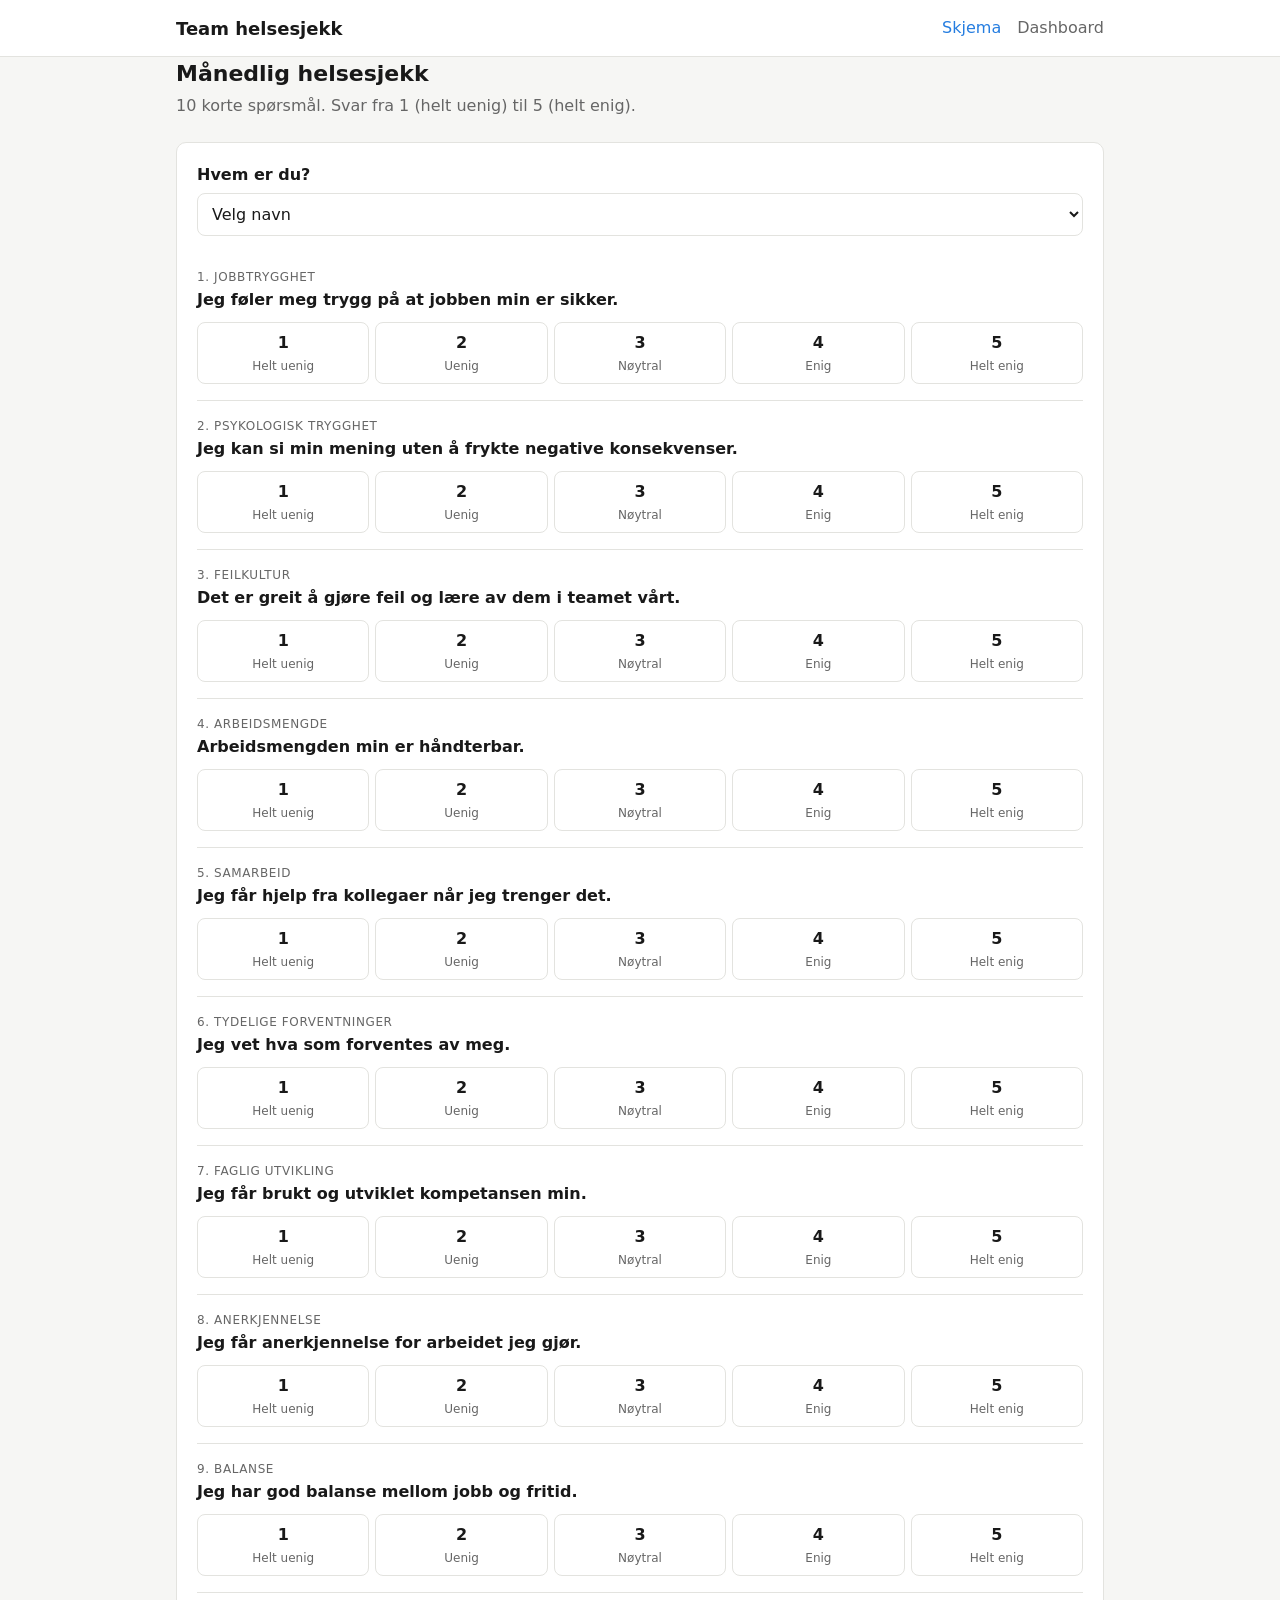
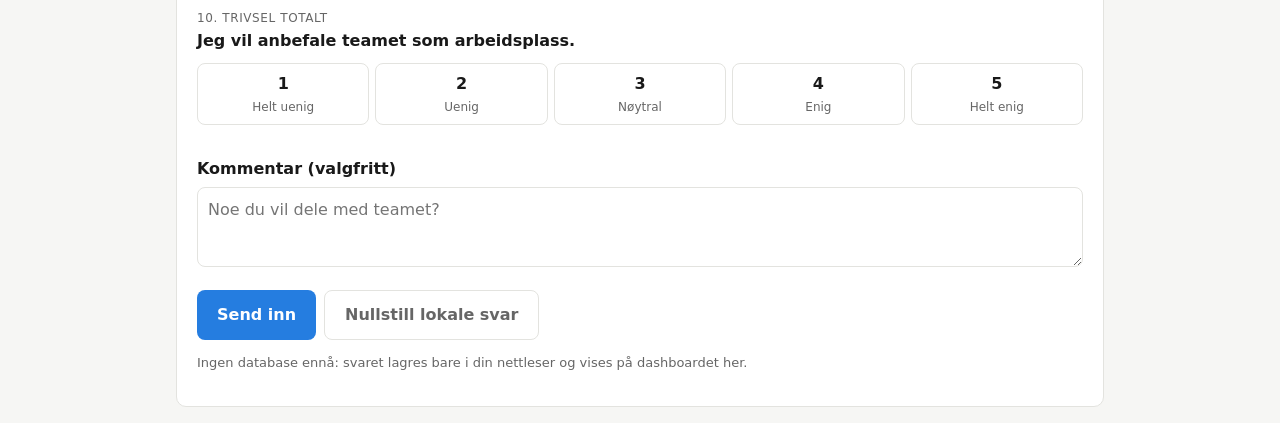
<file: index.html>
<!doctype html>
<html lang="no">
<head>
  <meta charset="utf-8">
  <meta name="viewport" content="width=device-width, initial-scale=1">
  <title>Team helsesjekk</title>
  <link rel="stylesheet" href="style.css">
</head>
<body>
  <header>
    <div class="wrap">
      <h1>Team helsesjekk</h1>
      <nav><a href="index.html" class="active">Skjema</a><a href="dashboard.html">Dashboard</a></nav>
    </div>
  </header>
  <main class="wrap">
    <h2>Månedlig helsesjekk</h2>
    <p class="lead">10 korte spørsmål. Svar fra 1 (helt uenig) til 5 (helt enig).</p>

    <form id="form" class="card">
      <label class="field" for="navn">Hvem er du?</label>
      <select id="navn" required>
        <option value="">Velg navn</option>
      </select>
      <div id="questions" style="margin-top:16px"></div>
      <label class="field" for="kommentar" style="margin-top:16px">Kommentar (valgfritt)</label>
      <textarea id="kommentar" placeholder="Noe du vil dele med teamet?"></textarea>
      <div style="margin-top:16px; display:flex; gap:8px; flex-wrap:wrap">
        <button type="submit">Send inn</button>
        <button type="button" class="secondary" id="nullstill">Nullstill lokale svar</button>
      </div>
      <div class="msg" id="msg"></div>
      <p class="note">Ingen database ennå: svaret lagres bare i din nettleser og vises på dashboardet her.</p>
    </form>
  </main>

  <script src="data.js"></script>
  <script>
    const sel = document.getElementById("navn");
    PEOPLE.forEach(p => sel.add(new Option(p, p)));

    const qBox = document.getElementById("questions");
    QUESTIONS.forEach((q, i) => {
      const div = document.createElement("div");
      div.className = "q";
      div.innerHTML = `<div class="tema">${i + 1}. ${q.tema}</div><div class="tekst">${q.tekst}</div>
        <div class="scale">${SCALE.map((s, v) => `
          <input type="radio" name="${q.id}" id="${q.id}-${v + 1}" value="${v + 1}" required>
          <label for="${q.id}-${v + 1}"><b>${v + 1}</b>${s}</label>`).join("")}
        </div>`;
      qBox.appendChild(div);
    });

    const msg = document.getElementById("msg");
    document.getElementById("form").addEventListener("submit", e => {
      e.preventDefault();
      const svar = QUESTIONS.map(q => Number(document.querySelector(`input[name="${q.id}"]:checked`).value));
      const ok = saveAnswer(sel.value, svar, document.getElementById("kommentar").value.trim());
      const snitt = (svar.reduce((a, b) => a + b, 0) / svar.length).toFixed(1);
      msg.innerHTML = ok
        ? `Takk, ${sel.value}! Snittet ditt er ${snitt}. <a href="dashboard.html">Se dashboardet</a>.`
        : `Takk, ${sel.value}! (Nettleseren tillater ikke lagring, så svaret vises ikke på dashboardet.)`;
      msg.classList.add("show");
      e.target.reset();
    });
    document.getElementById("nullstill").addEventListener("click", () => {
      resetLocal();
      msg.textContent = "Lokale svar er fjernet. Dashboardet viser nå bare de pregenererte svarene.";
      msg.classList.add("show");
    });
  </script>
</body>
</html>
</file>
<file: style.css>
:root {
  color-scheme: light;
  --bg: #f6f6f4;
  --surface: #ffffff;
  --border: #e3e3df;
  --text: #191919;
  --text-2: #666666;
  --accent: #257de0;
  --accent-soft: #e8f1fc;
  --grid: #ececea;
  --series-1: #257de0; --series-2: #f47230; --series-3: #00b894; --series-4: #f2a600; --series-5: #ee7fac;
}
@media (prefers-color-scheme: dark) {
  :root:not([data-theme="light"]) {
    color-scheme: dark;
    --bg: #111111;
    --surface: #191919;
    --border: #2e2e2e;
    --text: #efefef;
    --text-2: #9c9c9c;
    --accent: #338ced;
    --accent-soft: #1d2a3a;
    --grid: #2a2a2a;
    --series-1: #338ced; --series-2: #e76624; --series-3: #00a888; --series-4: #d28e05; --series-5: #e24d8b;
  }
}
:root[data-theme="dark"] {
  color-scheme: dark;
  --bg: #111111;
  --surface: #191919;
  --border: #2e2e2e;
  --text: #efefef;
  --text-2: #9c9c9c;
  --accent: #338ced;
  --accent-soft: #1d2a3a;
  --grid: #2a2a2a;
  --series-1: #338ced; --series-2: #e76624; --series-3: #00a888; --series-4: #d28e05; --series-5: #e24d8b;
}

* { box-sizing: border-box; }
body {
  margin: 0;
  font-family: system-ui, -apple-system, "Segoe UI", Roboto, sans-serif;
  background: var(--bg);
  color: var(--text);
  line-height: 1.5;
}
header {
  background: var(--surface);
  border-bottom: 1px solid var(--border);
}
.wrap { max-width: 960px; margin: 0 auto; padding: 0 16px; }
header .wrap { display: flex; align-items: center; justify-content: space-between; gap: 16px; height: 56px; }
header h1 { font-size: 18px; margin: 0; }
nav a {
  color: var(--text-2); text-decoration: none; margin-left: 16px; font-weight: 500;
}
nav a.active, nav a:hover { color: var(--accent); }
main { padding: 24px 0 48px; }
h2 { font-size: 22px; margin: 0 0 4px; }
.lead { color: var(--text-2); margin: 0 0 24px; }

.card {
  background: var(--surface);
  border: 1px solid var(--border);
  border-radius: 10px;
  padding: 20px;
  margin-bottom: 16px;
}
.card h3 { margin: 0 0 12px; font-size: 16px; }

label.field { display: block; font-weight: 600; margin-bottom: 6px; }
select, textarea {
  width: 100%; font: inherit; color: var(--text); background: var(--surface);
  border: 1px solid var(--border); border-radius: 8px; padding: 10px;
}
textarea { min-height: 80px; resize: vertical; }

.q { padding: 16px 0; border-top: 1px solid var(--border); }
.q:first-of-type { border-top: none; }
.q .tema { font-size: 12px; text-transform: uppercase; letter-spacing: .05em; color: var(--text-2); }
.q .tekst { font-weight: 600; margin: 2px 0 10px; }
.scale { display: grid; grid-template-columns: repeat(5, 1fr); gap: 6px; }
.scale input { position: absolute; opacity: 0; pointer-events: none; }
.scale label {
  display: flex; flex-direction: column; align-items: center; gap: 2px;
  border: 1px solid var(--border); border-radius: 8px; padding: 8px 4px;
  cursor: pointer; text-align: center; font-size: 12px; color: var(--text-2);
}
.scale label b { font-size: 16px; color: var(--text); }
.scale input:checked + label { border-color: var(--accent); background: var(--accent-soft); color: var(--text); }
.scale input:focus-visible + label { outline: 2px solid var(--accent); outline-offset: 2px; }

button {
  font: inherit; font-weight: 600; border: none; border-radius: 8px;
  padding: 12px 20px; background: var(--accent); color: #fff; cursor: pointer;
}
button.secondary { background: transparent; color: var(--text-2); border: 1px solid var(--border); }
.msg { margin-top: 12px; padding: 12px; border-radius: 8px; background: var(--accent-soft); display: none; }
.msg.show { display: block; }

/* Dashboard */
.tiles { display: grid; grid-template-columns: repeat(auto-fit, minmax(180px, 1fr)); gap: 16px; margin-bottom: 16px; }
.tile .label { color: var(--text-2); font-size: 13px; }
.tile .value { font-size: 32px; font-weight: 700; }
.tile .sub { color: var(--text-2); font-size: 13px; }
.grid2 { display: grid; grid-template-columns: 1fr 1fr; gap: 16px; }
@media (max-width: 720px) { .grid2 { grid-template-columns: 1fr; } }
.chart-box { position: relative; height: 320px; }

.table-wrap { overflow-x: auto; }
table { border-collapse: collapse; width: 100%; font-size: 14px; }
th, td { padding: 8px; text-align: center; border-bottom: 1px solid var(--border); }
th:first-child, td:first-child { text-align: left; white-space: nowrap; }
td.cell { font-weight: 600; font-variant-numeric: tabular-nums; }
.comments p { margin: 0 0 10px; }
.comments b { display: inline-block; min-width: 60px; }
.note { font-size: 13px; color: var(--text-2); }

.filters { display: flex; align-items: center; gap: 10px; margin-bottom: 16px; }
.filters label { font-weight: 600; }
.filters select, .card-head select { width: auto; padding: 8px 10px; }
.card-head { display: flex; align-items: center; justify-content: space-between; gap: 12px; flex-wrap: wrap; margin-bottom: 12px; }
.card-head h3 { margin: 0; }
</file>
